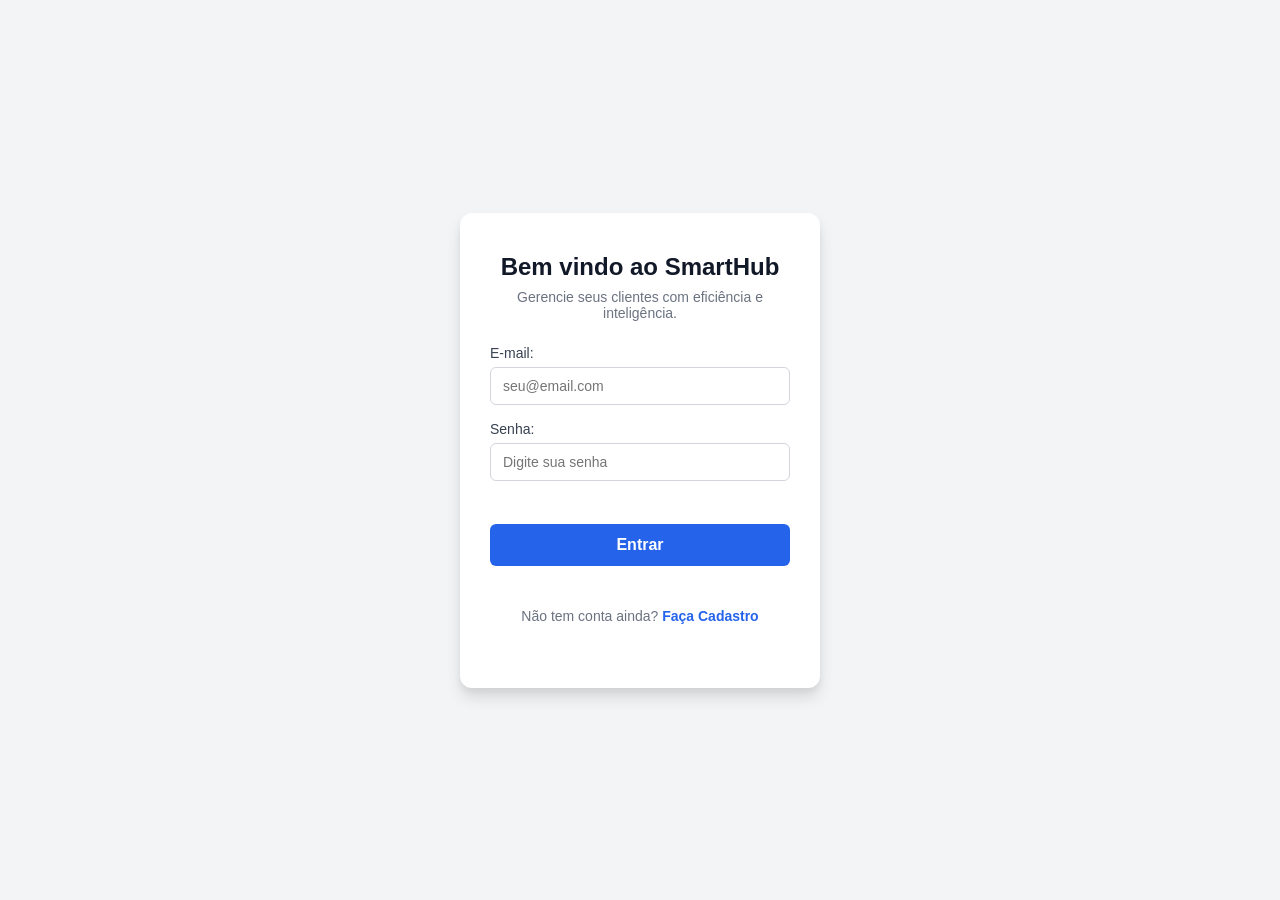
<file: index.html>
<!DOCTYPE html>
<html lang="pt-br">
<head>
    <meta charset="UTF-8">
    <meta name="viewport" content="width=device-width, initial-scale=1.0">
    <title>Login</title>
    <link rel="stylesheet" href="css/style.css">
</head>
<body>

    <div class="container-login">
        <div class="card-login">
            <h2>Bem vindo ao SmartHub</h2>
            <p>Gerencie seus clientes com eficiência e inteligência.</p>

            <form id="form-login">
                <div class="grupo-input">
                    <label for="email">E-mail:</label>
                    <input type="email" id="email" placeholder="seu@email.com" required>
                </div>

                <div class="grupo-input">
                    <label for="senha">Senha:</label>
                    <input type="password" id="senha" placeholder="Digite sua senha" required>
                    <small id="erro-senha" class="mensagem-erro"></small>
                </div>

                <button type="submit" class="btn-principal">Entrar</button>

            </form>

            <br>

             <p class="link-cadastro">
                Não tem conta ainda? <a href="cadastro.html">Faça Cadastro</a>
            </p>
        </div>
    </div>

    <script src="JS/script.js"></script>

</body>
</html>
</file>
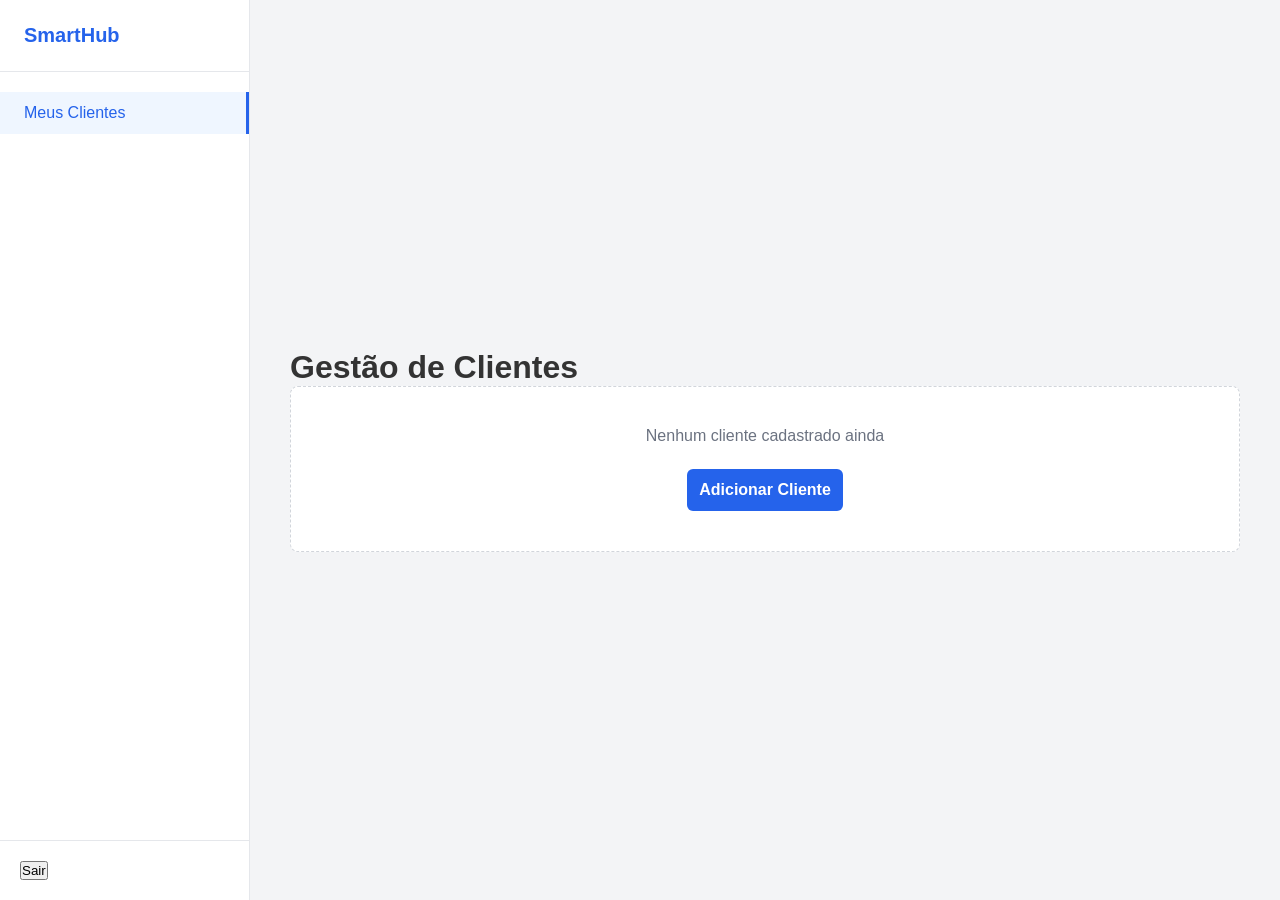
<file: dashbord.html>
<!DOCTYPE html>
<html lang="pt-br">
<head>
    <meta charset="UTF-8">
    <meta name="viewport" content="width=device-width, initial-scale=1.0">
    <title>Dashbord - SmartHub</title>
    <link rel="stylesheet" href="css/style.css">
</head>
<body class="dashbord-body">

    <aside class="sidebar">
        <div class="sidebar-header">
            <h2>SmartHub</h2>
        </div>
        <nav class="sidebar-nav">
            <a href="#" class="nav-item ativo">Meus Clientes</a>
        </nav>

        <div class="sidebar-footer">
            <button id="btn-sair" classe="btn-secundario">Sair</button>
        </div>
    </aside>

    <main class="conteudo-principal">
        <header class="header-deshbord">
            <h1>Gestão de Clientes</h1>
        </header>

        <section class="area-trabalho">
            <div class="card-vazio">
                <p>Nenhum cliente cadastrado ainda</p>
                <button class="btn-principal">Adicionar Cliente</button>
            </div>
        </section>
    </main>
    
    <script src="JS/dashbord.js"></script>
</body>
</html>
</file>
<file: css/style.css>
/* 1. Reset Básico: Tira as margens padrão do navegador e define uma fonte bonita */
* {
    margin: 0;
    padding: 0;
    box-sizing: border-box;
    font-family: 'Segoe UI', Roboto, Helvetica, Arial, sans-serif;
}

/* 2. O Fundo da Tela: Centraliza o nosso card no meio da tela */
body {
    background-color: #f3f4f6; /* Um cinza bem claro, clássico de sistemas */
    color: #333;
    display: flex; /* Flexbox é a melhor forma de centralizar coisas */
    justify-content: center; /* Centraliza na horizontal */
    align-items: center; /* Centraliza na vertical */
    height: 100vh; /* Ocupa 100% da altura da tela */
}

/* 3. O Container e o Card Branco */
.container-login {
    width: 100%;
    max-width: 400px; /* O card não vai passar desse tamanho */
    padding: 20px;
}

.container-login label {
    text-align: left;
}

.card-login {
    background-color: #ffffff;
    padding: 40px 30px;
    border-radius: 12px; /* Deixa as pontas arredondadas */
    /* Essa sombra abaixo é o que dá o efeito 3D de "flutuar" na tela */
    box-shadow: 0 4px 6px rgba(0, 0, 0, 0.05), 0 10px 15px rgba(0, 0, 0, 0.1);
    text-align: center;
}

/* 4. Textos do Cabeçalho */
.card-login h2 {
    color: #111827;
    font-size: 24px;
    margin-bottom: 8px;
}

.card-login p {
    color: #6b7280;
    font-size: 14px;
    margin-bottom: 24px;
}

/* 5. Organizando o Formulário */
#form-login {
    display: flex;
    flex-direction: column;
    text-align: left;
}

.grupo-input {
    margin-bottom: 16px;
}

.grupo-input label {
    display: block;
    font-size: 14px;
    font-weight: 500;
    color: #374151;
    margin-bottom: 6px;
}

/* 6. Os Campos de Digitar (Inputs) */
.grupo-input input {
    width: 100%;
    padding: 10px 12px;
    border: 1px solid #d1d5db;
    border-radius: 6px;
    font-size: 14px;
    outline: none;
    transition: all 0.3s ease; /* Faz a animação de focar ser suave */
}

/* O que acontece quando o usuário clica no input para digitar */
.grupo-input input:focus {
    border-color: #2563eb; /* Fica azul */
    box-shadow: 0 0 0 3px rgba(37, 99, 235, 0.1); /* Cria uma "aura" azul em volta */
}

/* 7. Mensagem de Erro (Que o JavaScript vai ativar) */
.mensagem-erro {
    display: block;
    font-size: 12px;
    margin-top: 4px;
    min-height: 15px; /* Evita que o formulário dê um "pulo" quando o texto de erro aparecer */
}

/* 8. O Botão Principal */
.btn-principal {
    background-color: #2563eb; /* Azul escuro profissional */
    color: white;
    border: none;
    border-radius: 6px;
    padding: 12px;
    font-size: 16px;
    font-weight: 600;
    cursor: pointer;
    margin-top: 8px;
    transition: background-color 0.3s;
}

/* Efeito ao passar o mouse por cima do botão */
.btn-principal:hover {
    background-color: #1d4ed8;
}

/* 9. Link de Cadastro no final */
.link-cadastro {
    margin-top: 24px;
    font-size: 14px;
}

.link-cadastro a {
    color: #2563eb;
    text-decoration: none;
    font-weight: 600;
}

.link-cadastro a:hover {
    text-decoration: underline;
}

.dashboard-body {
    display: flex; 
    align-items: stretch;
    justify-content: flex-start; /* SOBRESCREVE o center do body original */
    background-color: #f9fafb;
    width: 100%; /* Garante que ocupe a tela toda */
}

/* Menu Lateral */
.sidebar {
    width: 250px;
    background-color: #ffffff;
    border-right: 1px solid #e5e7eb;
    display: flex;
    flex-direction: column;
    height: 100vh; /* Altura total da tela */
    position: fixed; /* Fica fixo na lateral */
    left: 0; /* GRUDA o menu no canto esquerdo */
    top: 0;  /* GRUDA o menu no topo da tela */
}
.sidebar-header {
    padding: 24px;
    border-bottom: 1px solid #e5e7eb;
}

.sidebar-header h2 {
    color: #2563eb;
    font-size: 20px;
}

.sidebar-nav {
    flex: 1; /* Ocupa o espaço restante do menu */
    padding: 20px 0;
    display: flex;
    flex-direction: column;
}

.nav-item {
    padding: 12px 24px;
    color: #4b5563;
    text-decoration: none;
    font-weight: 500;
    transition: background 0.2s;
}

.nav-item:hover {
    background-color: #f3f4f6;
}

.nav-item.ativo {
    background-color: #eff6ff;
    color: #2563eb;
    border-right: 3px solid #2563eb;
}

.sidebar-footer {
    padding: 20px;
    border-top: 1px solid #e5e7eb;
}

/* Área de Conteúdo Principal */
.conteudo-principal {
    flex: 1; /* Ocupa o resto da tela */
    margin-left: 250px; /* Empurra o conteúdo para não ficar debaixo do menu fixo */
    padding: 40px;
}

.header-dashboard h1 {
    font-size: 24px;
    color: #111827;
    margin-bottom: 24px;
    margin-top: auto;
    position: absolute;
}

/* Card temporário para a tela em branco */
.card-vazio {
    background-color: #ffffff;
    border: 1px dashed #d1d5db;
    border-radius: 8px;
    padding: 40px;
    text-align: center;
    color: #6b7280;
}

.card-vazio p {
    margin-bottom: 16px;
}

.btn-secundario {
    width: 100%;
    background-color: transparent;
    border: 1px solid #d1d5db;
    color: #374151;
    padding: 10px;
    border-radius: 6px;
    cursor: pointer;
    font-weight: 600;
}

.btn-secundario:hover {
    background-color: #f3f4f6;
}
</file>
